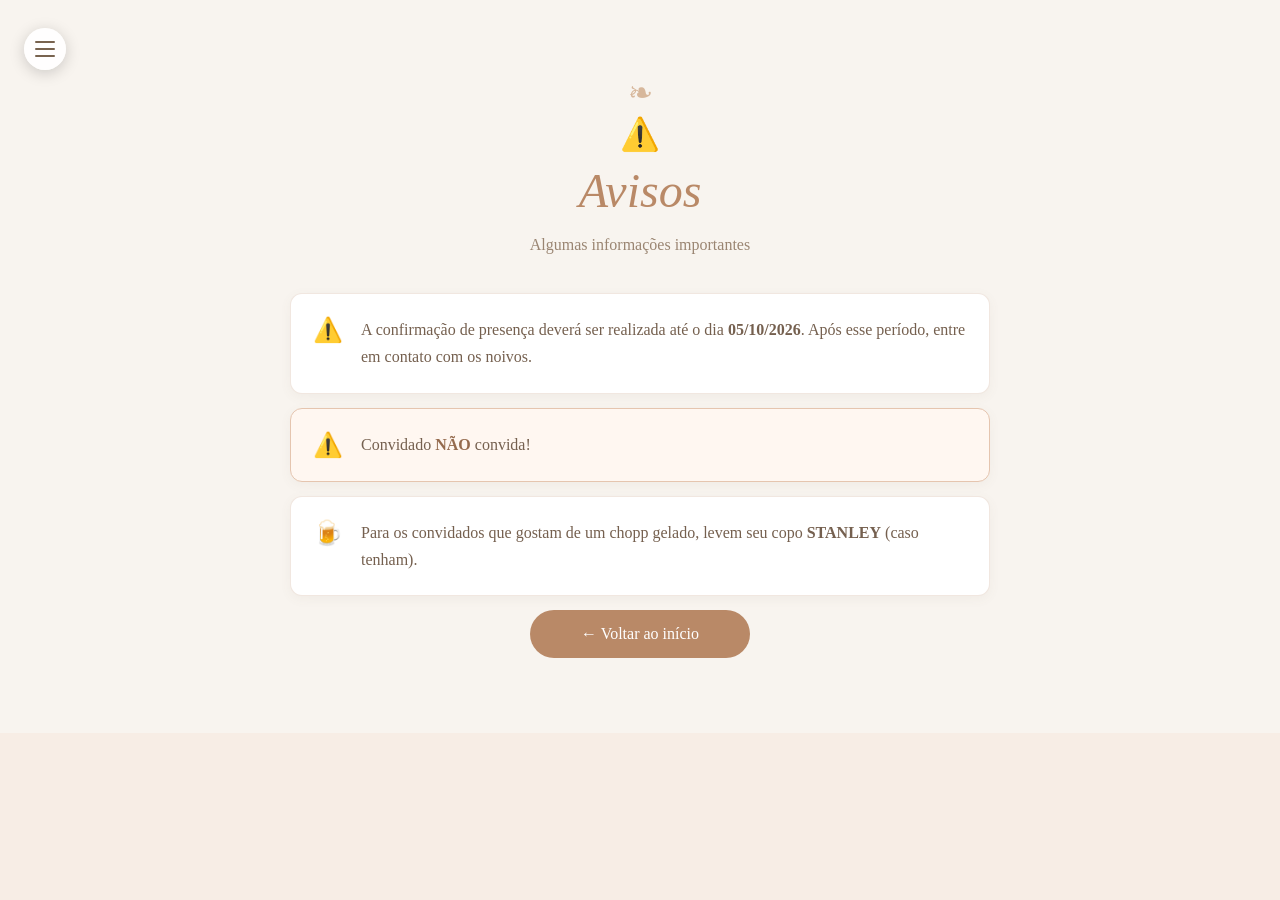
<file: avisos.html>
<!DOCTYPE html>

<html lang="pt-BR">

<head>
    <meta charset="UTF-8">

<meta
    name="viewport"
    content="width=device-width, initial-scale=1.0"
>

<meta
    name="description"
    content="Avisos do casamento de Aryana & Raul Filipe"
>

<title>
    Avisos | Aryana & Raul Filipe
</title>

<link
    rel="stylesheet"
    href="style.css"
>

<link
    rel="stylesheet"
    href="home.css"
>

</head>

<body>

<details class="menu-principal">

<summary
    class="botao-menu"
    aria-label="Abrir menu"
>
    <span></span>
    <span></span>
    <span></span>
</summary>

<nav
    class="menu-dropdown"
    aria-label="Menu principal"
>

    <a href="index.html">🏠 Início</a>

    <a href="confirmacao.html">❤️ Confirmar Presença</a>

    <a href="presentes.html">🎁 Lista de Presentes</a>

    <a href="localizacao.html">📍 Localização</a>

    <a href="dress-code.html">👗 Dress Code</a>

    <a href="roteiro.html">🕘 Roteiro</a>

    <a href="avisos.html">⚠️ Avisos</a>

</nav>

</details>

<main>

<section
    class="secao-informacao secao-bege"
>

    <div class="decoracao-titulo">
        ❧
    </div>

    <span class="icone-secao">
        ⚠️
    </span>

    <h2>
        Avisos
    </h2>

    <p class="subtitulo-secao">
        Algumas informações importantes
    </p>

    <div class="avisos-lista">

        <div class="aviso-card">

            <span>
                ⚠️
            </span>

            <p>
                A confirmação de presença deverá ser realizada
                até o dia
                <strong>05/10/2026</strong>.
                Após esse período, entre em contato com os noivos.
            </p>

        </div>

        <div class="aviso-card aviso-destaque">

            <span>
                ⚠️
            </span>

            <p>
                Convidado
                <strong>NÃO</strong>
                convida!
            </p>

        </div>
       
        <div class="aviso-card">

            <span> 
                🍺
            </span>

            <p>
                Para os convidados que gostam de um chopp gelado,
                levem seu copo <strong>STANLEY</strong>
                (caso tenham).
            </p>

        </div>

    </div>

    <a
        href="index.html"
        class="botao-casamento"
    >
        ← Voltar ao início
    </a>

</section>

</main>

</body>
</html>
</file>
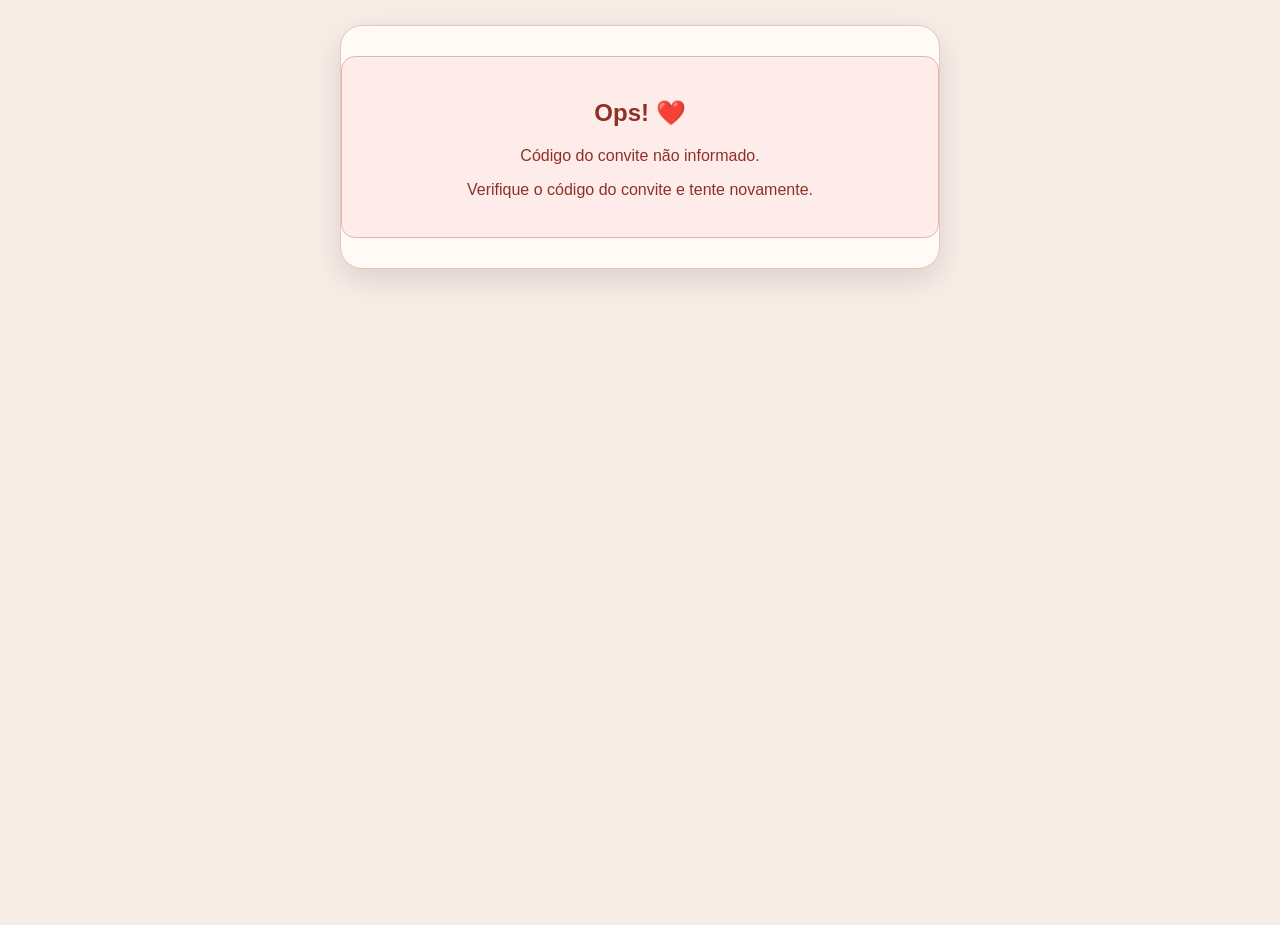
<file: convite.html>
<!DOCTYPE html>
<html lang="pt-BR">

<head>

    <meta charset="UTF-8">

    <meta
        name="viewport"
        content="width=device-width, initial-scale=1.0"
    >

    <title>
        Convite - Aryana & Raul Filipe
    </title>

    <style>

        :root {
            --terracota: #b85c38;
            --terracota-dark: #8f432d;
            --fundo: #f7ede7;
            --creme: #fffaf6;
            --borda: #e7c7b8;
        }


        * {
            box-sizing: border-box;
        }


        body {

            margin: 0;

            min-height: 100vh;

            background:
                var(--fundo);

            color:
                #5f3428;

            font-family:
                Arial,
                sans-serif;

        }


        .pagina-convite {

            width:
                min(92%, 600px);

            margin:
                25px auto 40px;

        }


        .convite {

            background:
                var(--creme);

            border:
                1px solid
                var(--borda);

            border-radius:
                22px;

            overflow:
                hidden;

            box-shadow:
                0 10px 30px
                rgba(0,0,0,.12);

        }


        .cabecalho {

            background:
                var(--terracota);

            color:
                white;

            text-align:
                center;

            padding:
                28px 20px;

        }


        .cabecalho h1 {

            margin:
                0 0 8px;

            font-family:
                Georgia,
                serif;

            font-size:
                1.8rem;

        }


        .cabecalho p {

            margin:
                4px 0;

            font-size:
                .9rem;

        }


        .foto {

            display:
                block;

            width:
                100%;

            height:
                300px;

            object-fit:
                cover;

        }


        .conteudo {

            padding:
                28px 22px;

            text-align:
                center;

        }


        .saudacao {

            font-family:
                Georgia,
                serif;

            color:
                var(--terracota-dark);

            font-size:
                1.5rem;

            margin:
                0 0 10px;

        }


        .mensagem {

            font-size:
                .95rem;

            line-height:
                1.6;

            margin:
                0 0 22px;

        }


        .codigo-area {

            background:
                #f6e6dd;

            border:
                1px solid
                var(--borda);

            border-radius:
                14px;

            padding:
                18px;

            margin:
                20px 0;

        }


        .codigo-label {

            display:
                block;

            margin-bottom:
                8px;

            font-size:
                .8rem;

            font-weight:
                700;

            color:
                var(--terracota-dark);

        }


        .codigo {

            display:
                inline-block;

            padding:
                10px 18px;

            background:
                white;

            border:
                1px solid
                var(--terracota);

            border-radius:
                9px;

            color:
                var(--terracota-dark);

            font-size:
                1.3rem;

            font-weight:
                800;

            letter-spacing:
                2px;

        }


        .informacao {

            margin:
                20px 0;

            font-size:
                .9rem;

            line-height:
                1.6;

        }


        .rodape {

            border-top:
                1px solid
                var(--borda);

            padding:
                20px;

            text-align:
                center;

            font-family:
                Georgia,
                serif;

            color:
                var(--terracota-dark);

        }


        .carregando {

            padding:
                40px 20px;

            text-align:
                center;

        }


        .erro {

            margin:
                30px auto;

            padding:
                22px;

            background:
                #fdecea;

            border:
                1px solid
                #e4b5ae;

            border-radius:
                14px;

            text-align:
                center;

            color:
                #8f3027;

        }


        @media (
            max-width: 600px
        ) {

            .pagina-convite {

                width:
                    calc(100% - 20px);

                margin:
                    10px auto 25px;

            }


            .cabecalho {

                padding:
                    22px 15px;

            }


            .cabecalho h1 {

                font-size:
                    1.5rem;

            }


            .foto {

                height:
                    230px;

            }


            .conteudo {

                padding:
                    24px 16px;

            }


            .codigo {

                font-size:
                    1.1rem;

            }

        }

    </style>

</head>


<body>


<main class="pagina-convite">

    <div
        id="app"
        class="convite"
    >

        <div class="carregando">

            Carregando seu convite... ❤️

        </div>

    </div>

</main>


<script type="module">

    /*
    ==========================================
    GOOGLE SHEETS
    ==========================================
    */

    const GOOGLE_SHEETS_URL =
        "https://script.google.com/macros/s/AKfycbwxoY3KVrIxOjRvZ8nWJOhwA3dWoK_OVnR3Wj893rZLONMIhIpE_TrOFaRLsmm41q1Q/exec";


    /*
    ==========================================
    ELEMENTO
    ==========================================
    */

    const app =
        document.getElementById(
            "app"
        );


    /*
    ==========================================
    PEGAR CÓDIGO DA URL
    ==========================================
    */

    const parametros =
        new URLSearchParams(
            window.location.search
        );


    const codigo =
        parametros.get(
            "codigo"
        );


    /*
    ==========================================
    ESCAPAR HTML
    ==========================================
    */

    function escaparHTML(
        texto
    ) {

        return String(
            texto ?? ""
        )

        .replace(
            /&/g,
            "&amp;"
        )

        .replace(
            /</g,
            "&lt;"
        )

        .replace(
            />/g,
            "&gt;"
        )

        .replace(
            /"/g,
            "&quot;"
        )

        .replace(
            /'/g,
            "&#039;"
        );

    }


    /*
    ==========================================
    CARREGAR CONVIDADO
    ==========================================
    */

    async function carregarConvite() {

        if (!codigo) {

            mostrarErro(
                "Código do convite não informado."
            );

            return;

        }


        try {

            console.log(
                "Buscando convite:",
                codigo
            );


            const resposta =
                await fetch(
                    GOOGLE_SHEETS_URL +
                    "?acao=listarConvidados",
                    {
                        method:
                            "GET",

                        cache:
                            "no-store"
                    }
                );


            if (!resposta.ok) {

                throw new Error(
                    "Erro HTTP " +
                    resposta.status
                );

            }


            const resultado =
                await resposta.json();


            console.log(
                "Convidados recebidos:",
                resultado
            );


            if (
                !resultado ||
                resultado.sucesso !== true
            ) {

                throw new Error(
                    resultado?.erro ||
                    resultado?.mensagem ||
                    "Não foi possível consultar os convidados."
                );

            }


            const convidados =
                Array.isArray(
                    resultado.convidados
                )
                    ? resultado.convidados
                    : [];


            const convidado =
                convidados.find(
                    function (item) {

                        return String(
                            item.codigo || ""
                        ).trim() ===
                        String(
                            codigo
                        ).trim();

                    }
                );


            if (!convidado) {

                mostrarErro(
                    "Não encontramos um convidado com este código."
                );

                return;

            }


            mostrarConvite(
                convidado
            );


        } catch (erro) {

            console.error(
                "Erro ao carregar convite:",
                erro
            );


            mostrarErro(
                "Não foi possível carregar seu convite."
            );

        }

    }


    /*
    ==========================================
    MOSTRAR CONVITE
    ==========================================
    */

    function mostrarConvite(
        convidado
    ) {

        const nome =
            escaparHTML(
                convidado.nome
            );


        const codigoConvidado =
            escaparHTML(
                convidado.codigo
            );


        app.innerHTML = `

            <header class="cabecalho">

                <h1>
                    Aryana & Raul Filipe
                </h1>

                <p>
                    Nosso casamento
                </p>

                <p>
                    11 de Outubro de 2026 às 09:00
                </p>

            </header>


            <img
                src="casal.jpg"
                class="foto"
                alt="Aryana e Raul Filipe"
                onerror="this.style.display='none';"
            >


            <section class="conteudo">

                <h2 class="saudacao">

                    Olá, ${nome}! ❤️

                </h2>


                <p class="mensagem">

                    Sua presença no nosso casamento
                    foi confirmada com sucesso!

                    <br><br>

                    Estamos muito felizes em poder
                    celebrar esse momento especial
                    ao seu lado.

                </p>


                <div class="codigo-area">

                    <span class="codigo-label">

                        SEU CÓDIGO DO CONVITE

                    </span>


                    <span class="codigo">

                        ${codigoConvidado}

                    </span>

                </div>


                <p class="informacao">

                    Guarde este código.
                    Ele identifica individualmente
                    o seu convite.

                </p>

            </section>


            <footer class="rodape">

                Com carinho,<br>

                <strong>
                    Aryana & Raul Filipe
                </strong>

                <br><br>

                ❤️

            </footer>

        `;

    }


    /*
    ==========================================
    ERRO
    ==========================================
    */

    function mostrarErro(
        mensagem
    ) {

        app.innerHTML = `

            <div class="erro">

                <h2>
                    Ops! ❤️
                </h2>

                <p>
                    ${escaparHTML(
                        mensagem
                    )}
                </p>

                <p>
                    Verifique o código do convite
                    e tente novamente.
                </p>

            </div>

        `;

    }


    /*
    ==========================================
    INICIAR
    ==========================================
    */

    carregarConvite();

</script>


</body>

</html>
</file>
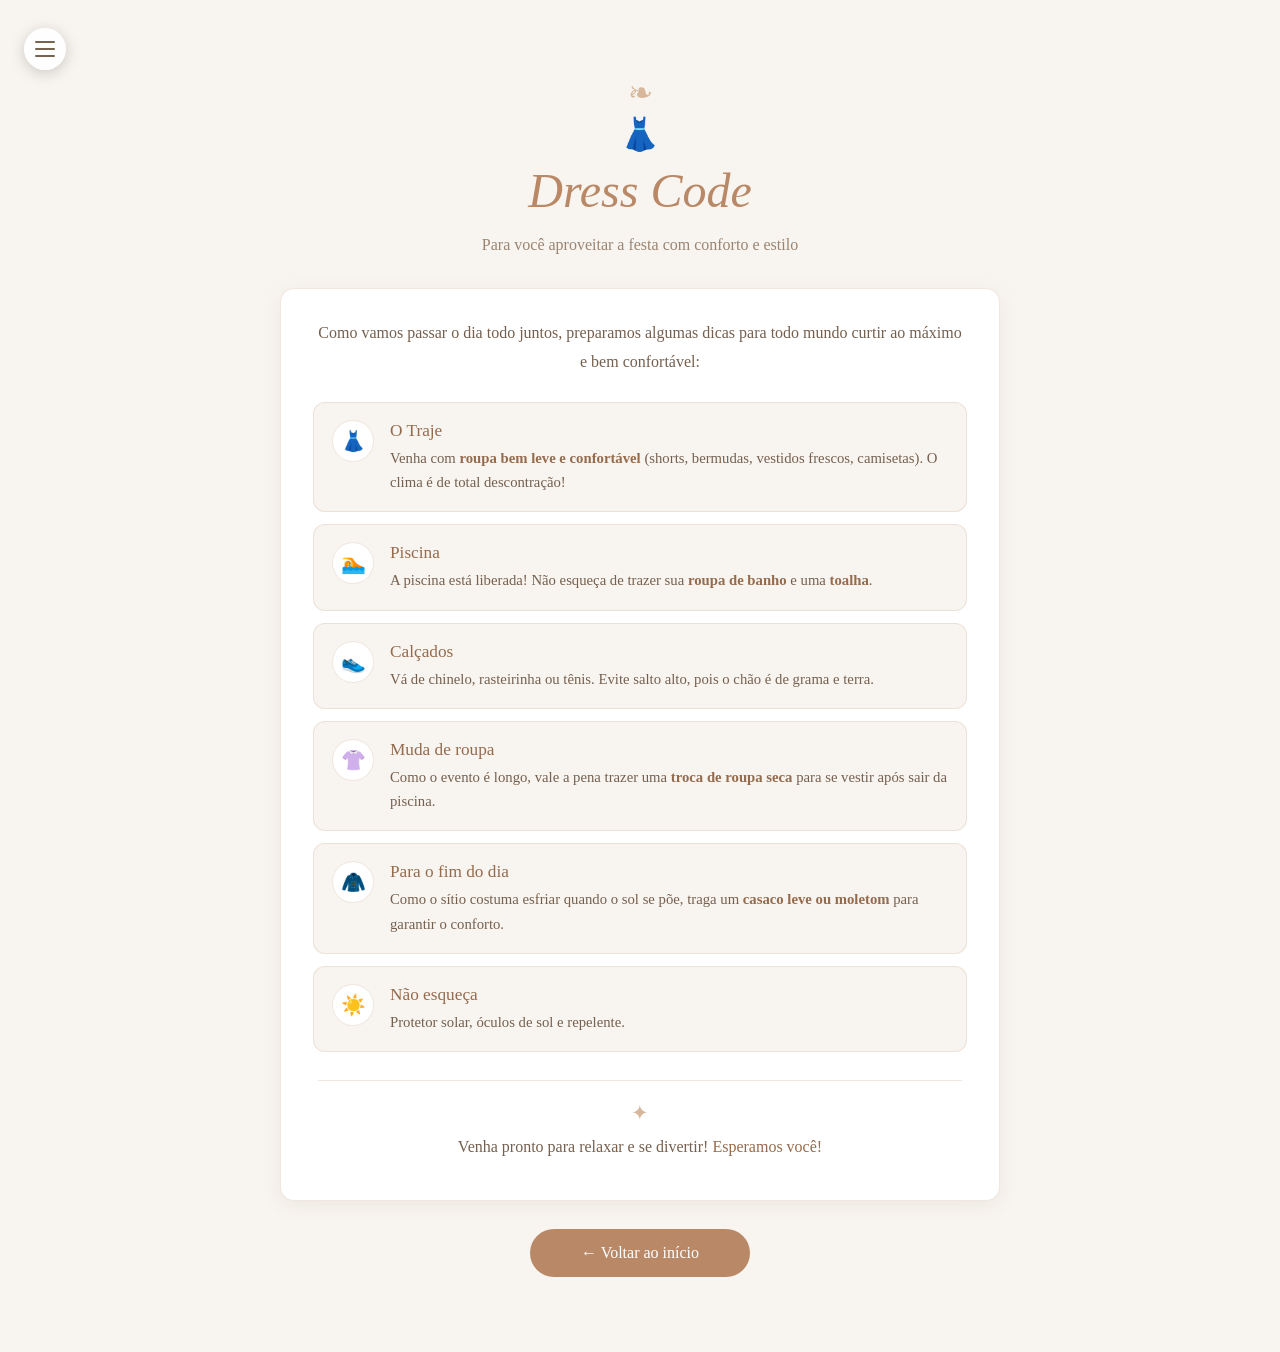
<file: dress-code.html>
<!DOCTYPE html>
<html lang="pt-BR">

<head>
    <meta charset="UTF-8">

    <meta
        name="viewport"
        content="width=device-width, initial-scale=1.0"
    >

    <meta
        name="description"
        content="Dress Code do casamento de Aryana & Raul Filipe"
    >

    <title>
        Dress Code | Aryana & Raul Filipe
    </title>

    <link
        rel="stylesheet"
        href="style.css"
    >

    <link
        rel="stylesheet"
        href="home.css"
    >
</head>

<body>

<details class="menu-principal">

    <summary
        class="botao-menu"
        aria-label="Abrir menu"
    >
        <span></span>
        <span></span>
        <span></span>
    </summary>

    <nav
        class="menu-dropdown"
        aria-label="Menu principal"
    >

        <a href="index.html">🏠 Início</a>

        <a href="confirmacao.html">❤️ Confirmar Presença</a>

        <a href="presentes.html">🎁 Lista de Presentes</a>

        <a href="localizacao.html">📍 Localização</a>


        <a href="dress-code.html">👗 Dress Code</a>

        <a href="roteiro.html">🕘 Roteiro</a>

        <a href="avisos.html">⚠️ Avisos</a>

    </nav>

</details>


<main>

    <section
        class="secao-informacao secao-bege"
    >

        <div class="decoracao-titulo">
            ❧
        </div>

        <span class="icone-secao">
            👗
        </span>

        <h2>
            Dress Code
        </h2>

        <p class="subtitulo-secao">
            Para você aproveitar a festa com conforto e estilo
        </p>

        <div class="card-informacao dress-code-card">

<p class="dress-code-introducao">
    Como vamos passar o dia todo juntos, preparamos algumas dicas
    para todo mundo curtir ao máximo e bem confortável:
</p>

<div class="dress-code-lista">

    <div class="dress-code-item">

        <span class="dress-code-icone">👗</span>

        <div>
            <h3>O Traje</h3>

            <p>
                Venha com <strong>roupa bem leve e confortável</strong>
                (shorts, bermudas, vestidos frescos, camisetas).
                O clima é de total descontração!
            </p>
        </div>

    </div>


    <div class="dress-code-item">

        <span class="dress-code-icone">🏊</span>

        <div>
            <h3>Piscina</h3>

            <p>
                A piscina está liberada! Não esqueça de trazer sua
                <strong>roupa de banho</strong> e uma
                <strong>toalha</strong>.
            </p>
        </div>

    </div>


    <div class="dress-code-item">

        <span class="dress-code-icone">👟</span>

        <div>
            <h3>Calçados</h3>

            <p>
                Vá de chinelo, rasteirinha ou tênis.
                Evite salto alto, pois o chão é de grama e terra.
            </p>
        </div>

    </div>


    <div class="dress-code-item">

        <span class="dress-code-icone">👚</span>

        <div>
            <h3>Muda de roupa</h3>

            <p>
                Como o evento é longo, vale a pena trazer uma
                <strong>troca de roupa seca</strong> para se vestir
                após sair da piscina.
            </p>
        </div>

    </div>


    <div class="dress-code-item">

        <span class="dress-code-icone">🧥</span>

        <div>
            <h3>Para o fim do dia</h3>

            <p>
                Como o sítio costuma esfriar quando o sol se põe,
                traga um <strong>casaco leve ou moletom</strong>
                para garantir o conforto.
            </p>
        </div>

    </div>


    <div class="dress-code-item">

        <span class="dress-code-icone">☀️</span>

        <div>
            <h3>Não esqueça</h3>

            <p>
                Protetor solar, óculos de sol e repelente.
            </p>
        </div>

    </div>

</div>


<div class="dress-code-final">

    <span>✦</span>

    <p>
        Venha pronto para relaxar e se divertir!
        <strong>Esperamos você!</strong>
    </p>

</div>

</div>

        <a
            href="index.html"
            class="botao-casamento"
        >
            ← Voltar ao início
        </a>

    </section>

</main>

</body>
</html>
</file>
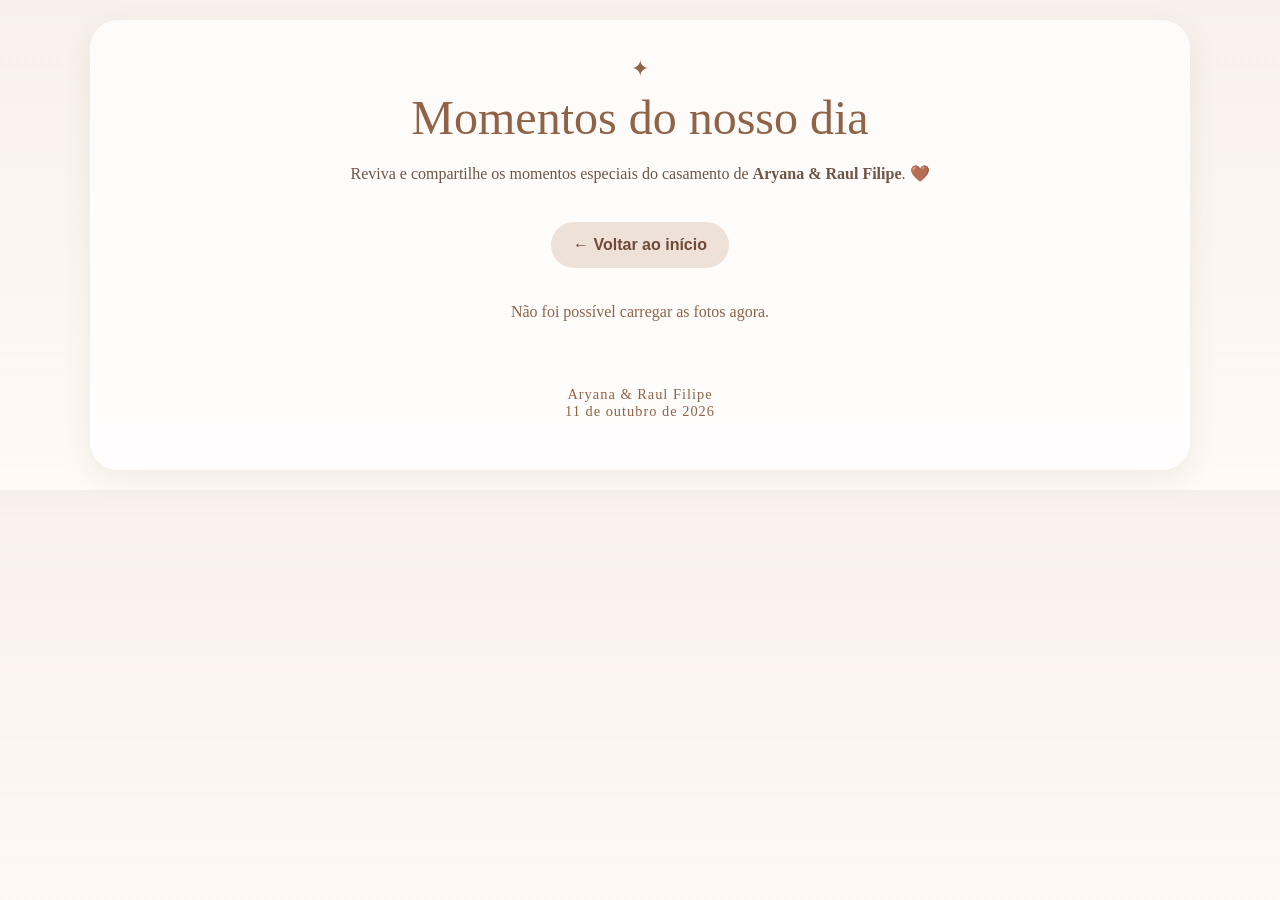
<file: galeria.html>
<!DOCTYPE html>
<html lang="pt-BR">

<head>

    <meta charset="UTF-8">

    <meta
        name="viewport"
        content="width=device-width, initial-scale=1.0"
    >

    <meta
        name="description"
        content="Galeria de fotos do casamento de Aryana & Raul Filipe"
    >

    <title>
        Aryana & Raul Filipe | Galeria de Fotos
    </title>

    <link
        rel="icon"
        type="image/jpeg"
        href="casal.jpg"
    >

    <style>

        :root {
            --terracota: #916346;
            --terracota-escuro: #6f4a36;
            --fundo: #f8f1eb;
            --fundo-card: #fffaf6;
            --texto: #6f5545;
        }

        * {
            box-sizing: border-box;
        }

        body {
            margin: 0;
            padding: 20px;

            background:
                linear-gradient(
                    180deg,
                    #f8f1eb 0%,
                    #fffaf6 100%
                );

            color: var(--texto);

            font-family:
                Arial,
                Helvetica,
                sans-serif;
        }

        .pagina {
            width: min(1100px, 94%);
            margin: 0 auto;
            padding: 35px 25px 50px;

            text-align: center;

            background: rgba(255,255,255,.78);

            border-radius: 28px;

            box-shadow:
                0 8px 30px rgba(80,50,30,.08);
        }

        .flor {
            color: var(--terracota);
            font-size: 1.4rem;
            margin-bottom: 8px;
        }

        h1 {
            margin: 0;

            color: var(--terracota);

            font-family:
                Georgia,
                "Times New Roman",
                serif;

            font-size:
                clamp(2rem, 5vw, 3rem);

            font-weight: normal;
        }

        .subtitulo {
            max-width: 680px;
            margin: 15px auto 35px;

            color: var(--texto);

            font-family:
                Georgia,
                "Times New Roman",
                serif;

            line-height: 1.7;
        }

        .acoes {
            display: flex;
            flex-wrap: wrap;

            justify-content: center;

            gap: 12px;

            margin-bottom: 35px;
        }

        .botao {
            display: inline-flex;

            align-items: center;
            justify-content: center;

            min-height: 46px;

            padding: 12px 22px;

            border: none;
            border-radius: 25px;

            background: var(--terracota);

            color: white;

            text-decoration: none;

            font-weight: bold;

            cursor: pointer;

            transition:
                transform .2s ease,
                opacity .2s ease;
        }

        .botao:hover {
            transform: translateY(-2px);
            opacity: .9;
        }

        .botao-secundario {
            background: #eee1d7;
            color: var(--terracota-escuro);
        }

        .status {
            margin: 20px 0;

            color: var(--terracota);

            font-family:
                Georgia,
                "Times New Roman",
                serif;
        }

        .grade {
            display: grid;

            grid-template-columns:
                repeat(4, 1fr);

            gap: 14px;
        }

        .item {
            position: relative;

            aspect-ratio: 1 / 1;

            overflow: hidden;

            border-radius: 14px;

            background: #eee4dc;

            box-shadow:
                0 4px 14px rgba(0,0,0,.12);

            cursor: pointer;
        }

        .item img {
            display: block;

            width: 100%;
            height: 100%;

            object-fit: cover;

            transition:
                transform .3s ease;
        }

        .item:hover img {
            transform: scale(1.05);
        }

        .rodape {
            margin-top: 45px;

            color: var(--terracota);

            font-family:
                Georgia,
                "Times New Roman",
                serif;

            font-size: .9rem;

            letter-spacing: 1px;
        }

        @media (max-width: 700px) {

            body {
                padding: 10px;
            }

            .pagina {
                width: 96%;
                padding: 30px 15px 40px;
                border-radius: 22px;
            }

            .grade {
                grid-template-columns:
                    repeat(2, 1fr);

                gap: 9px;
            }

        }

    </style>

</head>

<body>

<main class="pagina">

    <div class="flor">
        ✦
    </div>

    <h1>
        Momentos do nosso dia
    </h1>

    <p class="subtitulo">
        Reviva e compartilhe os momentos especiais
        do casamento de
        <strong>Aryana & Raul Filipe</strong>. 🤎
    </p>

    <div class="acoes">

        <a
            href="index.html"
            class="botao botao-secundario"
        >
            ← Voltar ao início
        </a>

    </div>

    <div
        id="statusGaleria"
        class="status"
    >
        Carregando fotos...
    </div>

    <div
        id="gradeGaleria"
        class="grade"
    ></div>

    <div class="rodape">
        Aryana & Raul Filipe
        <br>
        11 de outubro de 2026
    </div>

</main>

<script>

const CLOUDINARY_CLOUD_NAME = "jityftn1";

const CLOUDINARY_PASTA =
    "casamento-aryana-raul-filipe";

async function carregarGaleria() {

    const status =
        document.getElementById(
            "statusGaleria"
        );

    const grade =
        document.getElementById(
            "gradeGaleria"
        );

    try {

        const resposta =
            await fetch(
                `https://res.cloudinary.com/${CLOUDINARY_CLOUD_NAME}/image/list/${CLOUDINARY_PASTA}.json?${Date.now()}`
            );

        if (!resposta.ok) {
            throw new Error(
                "Falha ao consultar o Cloudinary."
            );
        }

        const dados =
            await resposta.json();

        grade.innerHTML = "";

        if (
            !dados.resources ||
            !dados.resources.length
        ) {

            status.textContent =
                "Ainda não temos fotos compartilhadas. 🤎";

            return;
        }

        dados.resources
            .slice()
            .reverse()
            .forEach((foto) => {

                const item =
                    document.createElement(
                        "div"
                    );

                item.className = "item";

                const imagem =
                    document.createElement(
                        "img"
                    );

                const versao =
                    foto.version
                        ? `v${foto.version}/`
                        : "";

                const urlImagem =
                    `https://res.cloudinary.com/${CLOUDINARY_CLOUD_NAME}/image/upload/${versao}${foto.public_id}`;

                imagem.src =
                    urlImagem;

                imagem.loading =
                    "lazy";

                imagem.alt =
                    "Foto do casamento de Aryana & Raul Filipe";

                imagem.onerror =
                    function () {

                        item.style.display =
                            "none";

                    };

                imagem.addEventListener(
                    "click",
                    () => {

                        window.open(
                            urlImagem,
                            "_blank"
                        );

                    }
                );

                item.appendChild(
                    imagem
                );

                grade.appendChild(
                    item
                );

            });

        status.textContent =
            `${dados.resources.length} foto(s) compartilhada(s) 🤎`;

    } catch (erro) {

        console.error(
            "Erro ao carregar galeria:",
            erro
        );

        status.textContent =
            "Não foi possível carregar as fotos agora.";

    }

}

carregarGaleria();

</script>

</body>

</html>
</file>
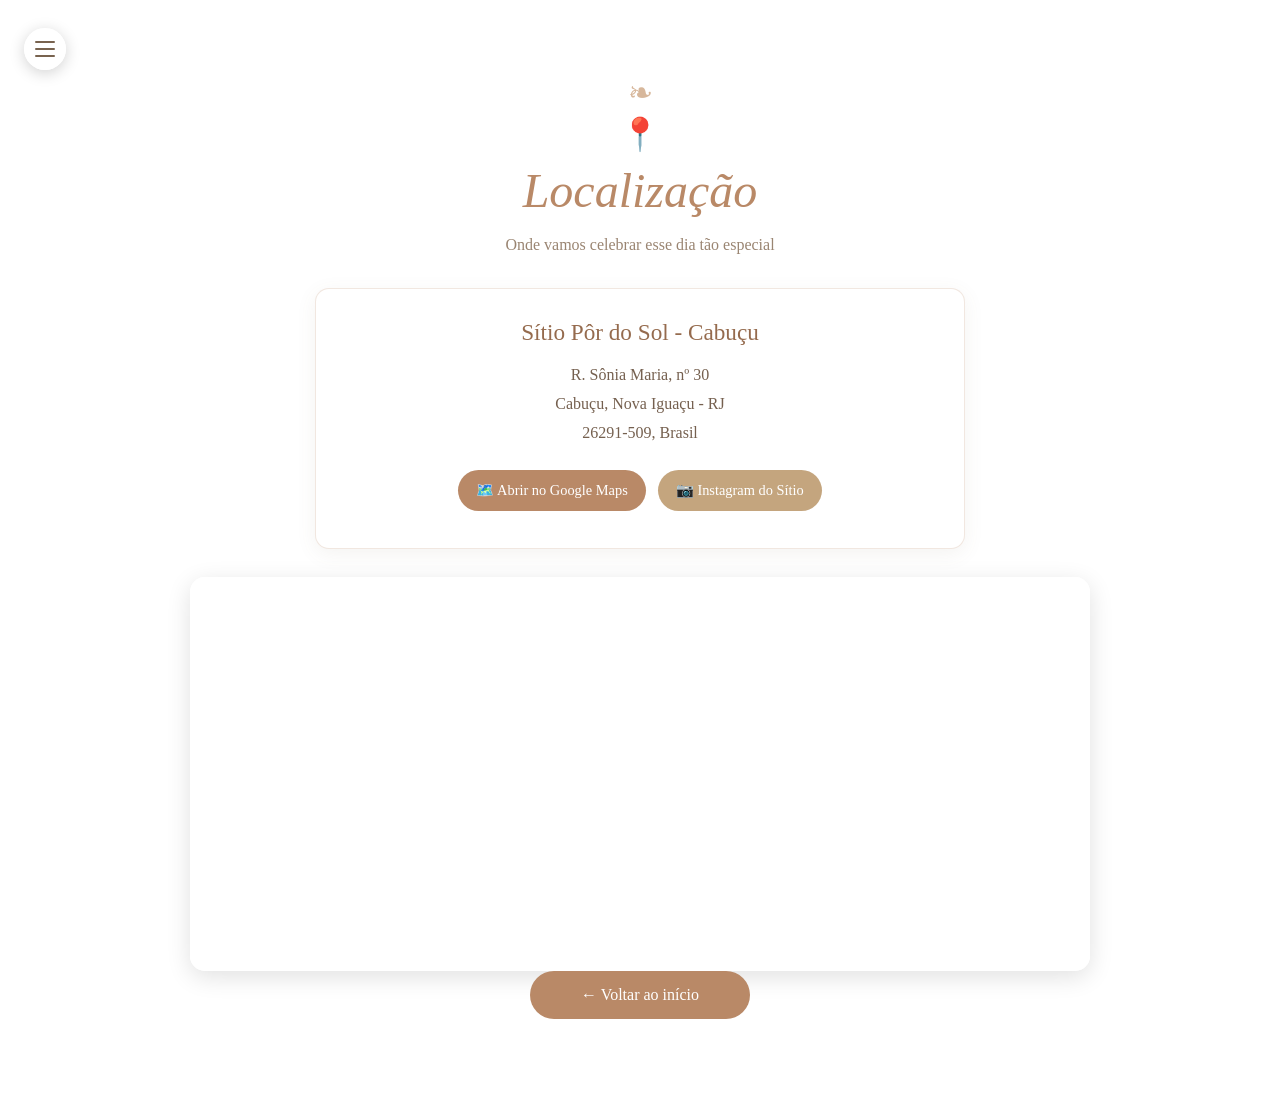
<file: localizacao.html>
<!DOCTYPE html>
<html lang="pt-BR">

<head>
    <meta charset="UTF-8">

    <meta
        name="viewport"
        content="width=device-width, initial-scale=1.0"
    >

    <meta
        name="description"
        content="Localização do casamento de Aryana & Raul Filipe"
    >

    <title>
        Localização | Aryana & Raul Filipe
    </title>

    <link
        rel="stylesheet"
        href="style.css"
    >

    <link
        rel="stylesheet"
        href="home.css"
    >
</head>

<body>

<details class="menu-principal">

    <summary
        class="botao-menu"
        aria-label="Abrir menu"
    >
        <span></span>
        <span></span>
        <span></span>
    </summary>

    <nav
        class="menu-dropdown"
        aria-label="Menu principal"
    >

        <a href="index.html">
            🏠 Início
        </a>

        <a href="confirmacao.html">
            ❤️ Confirmar Presença
        </a>

        <a href="presentes.html">
            🎁 Lista de Presentes
        </a>

        <a href="localizacao.html">
            📍 Localização
        </a>


        <a href="dress-code.html">
            👗 Dress Code
        </a>

        <a href="roteiro.html">
            🕘 Roteiro
        </a>

        <a href="avisos.html">
            ⚠️ Avisos
        </a>

    </nav>

</details>


<main>

    <section
        class="secao-informacao"
    >

        <div class="decoracao-titulo">
            ❧
        </div>

        <span class="icone-secao">
            📍
        </span>

        <h2>
            Localização
        </h2>

        <p class="subtitulo-secao">
            Onde vamos celebrar esse dia tão especial
        </p>

        <div class="card-informacao">

            <h3>
                Sítio Pôr do Sol - Cabuçu
            </h3>

            <p>
                R. Sônia Maria, nº 30
                <br>
                Cabuçu, Nova Iguaçu - RJ
                <br>
                26291-509, Brasil
            </p>

            <a
                href="https://www.google.com/maps/search/?api=1&query=R.%20S%C3%B4nia%20Maria%2C%2030%20-%20Cabu%C3%A7u%2C%20Nova%20Igua%C3%A7u%20-%20RJ%2C%2026291-509"
                target="_blank"
                rel="noopener noreferrer"
                class="botao-informacao"
            >
                🗺️ Abrir no Google Maps
            </a>

            <a
                href="https://www.instagram.com/sitiopordosol_cabucu?r=nametag"
                target="_blank"
                rel="noopener noreferrer"
                class="botao-informacao botao-instagram"
            >
                📷 Instagram do Sítio
            </a>

        </div>

        <div class="mapa-container">

            <iframe
                src="https://www.google.com/maps?q=R.%20S%C3%B4nia%20Maria%2C%2030%20-%20Cabu%C3%A7u%2C%20Nova%20Igua%C3%A7u%20-%20RJ%2C%2026291-509&output=embed"
                width="100%"
                height="380"
                style="border:0;"
                allowfullscreen=""
                loading="lazy"
                referrerpolicy="no-referrer-when-downgrade"
                title="Mapa do local do casamento"
            ></iframe>

        </div>

        <a
            href="index.html"
            class="botao-casamento"
        >
            ← Voltar ao início
        </a>

    </section>

</main>

</body>
</html>
</file>
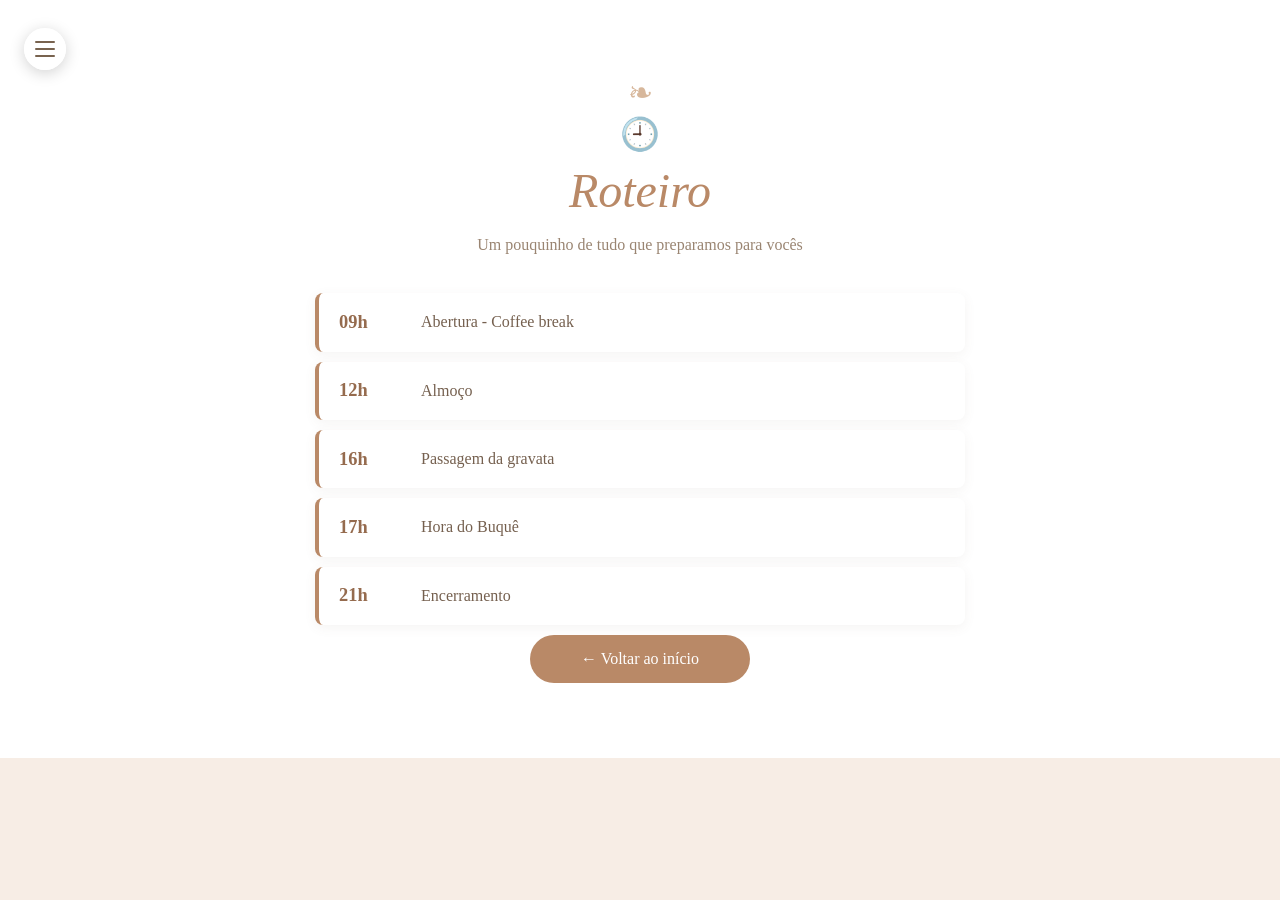
<file: roteiro.html>
<!DOCTYPE html>
<html lang="pt-BR">

<head>
    <meta charset="UTF-8">

    <meta
        name="viewport"
        content="width=device-width, initial-scale=1.0"
    >

    <meta
        name="description"
        content="Roteiro do casamento de Aryana & Raul Filipe"
    >

    <title>
        Roteiro | Aryana & Raul Filipe
    </title>

    <link
        rel="stylesheet"
        href="style.css"
    >

    <link
        rel="stylesheet"
        href="home.css"
    >
</head>

<body>

<details class="menu-principal">

    <summary
        class="botao-menu"
        aria-label="Abrir menu"
    >
        <span></span>
        <span></span>
        <span></span>
    </summary>

    <nav
        class="menu-dropdown"
        aria-label="Menu principal"
    >

        <a href="index.html">🏠 Início</a>

        <a href="confirmacao.html">❤️ Confirmar Presença</a>

        <a href="presentes.html">🎁 Lista de Presentes</a>

        <a href="localizacao.html">📍 Localização</a>

        <a href="dress-code.html">👗 Dress Code</a>

        <a href="roteiro.html">🕘 Roteiro</a>

        <a href="avisos.html">⚠️ Avisos</a>

    </nav>

</details>


<main>

    <section
        class="secao-informacao"
    >

        <div class="decoracao-titulo">
            ❧
        </div>

        <span class="icone-secao">
            🕘
        </span>

        <h2>
            Roteiro
        </h2>

        <p class="subtitulo-secao">
            Um pouquinho de tudo que preparamos para vocês
        </p>

        <div class="roteiro-lista">

            <div class="roteiro-item">
                <strong>09h</strong>
                <span>Abertura - Coffee break</span>
            </div>

            <div class="roteiro-item">
                <strong>12h</strong>
                <span>Almoço</span>
            </div>

            <div class="roteiro-item">
                <strong>16h</strong>
                <span>Passagem da gravata</span>
            </div>

            <div class="roteiro-item">
                <strong>17h</strong>
                <span>Hora do Buquê</span>
            </div>

            <div class="roteiro-item">
                <strong>21h</strong>
                <span>Encerramento</span>
            </div>

        </div>

        <a
            href="index.html"
            class="botao-casamento"
        >
            ← Voltar ao início
        </a>

    </section>

</main>

</body>
</html>
</file>
<file: style.css>
*{
    margin:0;
    padding:0;
    box-sizing:border-box;
}


body{

    font-family:
    'Georgia',
    serif;

    background:#f7ede5;

    color:#5b3026;

}


.topo{

    text-align:center;

    padding:30px;

    background:#b85c38;

    color:white;

}


.topo h1{

    font-size:42px;

}



.hero{

    text-align:center;

    padding:40px 20px;

}



.foto-casal{

    width:300px;

    height:300px;

    object-fit:cover;

    border-radius:50%;

    border:8px solid #d49a6a;

    box-shadow:
    0 5px 20px rgba(0,0,0,.2);

}



.hero h2{

    margin:30px auto;

    max-width:600px;

    font-weight:normal;

}



#contador{

    display:flex;

    justify-content:center;

    gap:15px;

    margin:30px;

}



#contador div{

    background:#b85c38;

    color:white;

    padding:15px;

    border-radius:15px;

    min-width:80px;

}



#contador span{

    display:block;

    font-size:30px;

    font-weight:bold;

}



#contador small{

    font-size:14px;

}



.botoes a{

    display:inline-block;

    margin:10px;

    padding:15px 25px;

    background:#8f3f27;

    color:white;

    text-decoration:none;

    border-radius:30px;

}



.botoes a:hover{

    background:#6f2d1d;

}



footer{

    text-align:center;

    padding:30px;

    background:#b85c38;

    color:white;

}



/* CELULAR */


@media(max-width:600px){


.topo h1{

font-size:30px;

}


.foto-casal{

width:220px;

height:220px;

}


#contador{

flex-wrap:wrap;

}


}

.modal {
    display: none;
    position: fixed;
    z-index: 999;
    left: 0;
    top: 0;
    width: 100%;
    height: 100%;
    background: rgba(0,0,0,0.5);

    justify-content:center;
    align-items:center;
}


.modal-content {

    background:white;

    padding:30px;

    width:90%;

    max-width:450px;

    border-radius:15px;

    text-align:center;

}



.modal-content input,
.modal-content textarea {

    width:100%;

    padding:10px;

    margin:8px 0 15px;

    border-radius:5px;

    border:1px solid #ccc;

}



.modal-content button {

    padding:10px 20px;

    border:none;

    border-radius:8px;

    cursor:pointer;

}



.fechar {

    float:right;

    cursor:pointer;

    font-size:25px;

}

/* ==================================================
   MENU FOTOS
================================================== */

.menu-fotos {
    display: none;
    padding: 0;
}

.menu-fotos-titulo {
    display: block;

    padding:
        10px 18px;

    color:
        var(--terracota-escuro);

    font-weight:
        600;

    cursor:
        default;
}

.menu-fotos a {
    display: block;

    padding:
        9px 18px 9px 38px;

    text-decoration:
        none;

    color:
        inherit;

    font-size:
        .92rem;
}

.menu-fotos a:hover {
    background:
        rgba(145, 99, 70, .08);
}
</file>
<file: home.css>
/* ==================================================
   PÁGINA PRINCIPAL
   ARYANA & RAUL FILIPE
   NOVO LAYOUT
================================================== */


:root {

    --terracota: #b98967;
    --terracota-escuro: #956b4e;
    --terracota-claro: #d7b79b;

    --bege: #eee2d3;
    --bege-claro: #f8f4ef;

    --texto: #75604f;
    --texto-claro: #9a8572;

    --dourado: #c4a57e;

    --branco: #ffffff;

}


/* ==================================================
   MENU
================================================== */

.menu-principal {

    position: absolute;

    top: 28px;
    left: 24px;

    z-index: 3000;

}


.botao-menu {

    width: 42px;
    height: 42px;

    display: flex;

    flex-direction: column;

    justify-content: center;

    align-items: center;

    gap: 5px;

    background:
        rgba(255,255,255,.94);

    border-radius: 50%;

    cursor: pointer;

    list-style: none;

    box-shadow:
        0 3px 15px rgba(0,0,0,.18);

}


.botao-menu::-webkit-details-marker {

    display: none;

}


.botao-menu span {

    width: 20px;
    height: 2px;

    background:
        #78634f;

    border-radius: 2px;

}


.menu-dropdown {

    position: absolute;

    top: 53px;
    left: 0;

    width: 250px;

    padding: 12px;

    background:
        rgba(255,255,255,.98);

    border:
        1px solid rgba(185,137,103,.22);

    border-radius: 14px;

    box-shadow:
        0 10px 35px rgba(0,0,0,.20);

}


.menu-dropdown a {

    display: block;

    padding: 12px 14px;

    color:
        var(--texto);

    text-decoration: none;

    font-family:
        Georgia,
        serif;

    border-radius: 9px;

    transition:
        .2s ease;

}


.menu-dropdown a:hover {

    background:
        var(--bege);

    color:
        var(--terracota-escuro);

    transform:
        translateX(3px);

}


/* ==================================================
   BOTÕES DO CABEÇALHO
   CONFIRMAÇÃO | PRESENTES | LOCALIZAÇÃO
================================================== */

.acoes-cabecalho {

    position: absolute;

    top: 24px;
    right: 24px;

    z-index: 2500;

    display: flex;

    align-items: center;

    justify-content: flex-end;

    gap: 8px;

}


/* ==================================================
   BOTÕES
================================================== */

.botao-header {

    display: inline-flex;

    align-items: center;

    justify-content: center;

    min-height: 40px;

    padding: 9px 15px;

    border-radius: 30px;

    text-decoration: none;

    white-space: nowrap;

    font-family:
        Georgia,
        serif;

    font-size:
        .82rem;

    line-height:
        1;

    color:
        #ffffff;

    background:
        rgba(145,99,70,.90);

    border:
        1px solid rgba(255,255,255,.55);

    box-shadow:
        0 3px 15px rgba(0,0,0,.18);

    backdrop-filter:
        blur(5px);

    -webkit-backdrop-filter:
        blur(5px);

    transition:
        background .2s ease,
        transform .2s ease,
        box-shadow .2s ease;

}


/* ==================================================
   HOVER
================================================== */

.botao-header:hover {

    background:
        var(--terracota);

    transform:
        translateY(-2px);

    box-shadow:
        0 5px 18px rgba(0,0,0,.22);

}


/* ==================================================
   CONFIRMAR PRESENÇA
================================================== */

.botao-confirmacao-header {

    background:
        rgba(145,99,70,.90);

}


/* ==================================================
   LISTA DE PRESENTES
================================================== */

.botao-presentes-header {

    background:
        rgba(196,165,126,.92);

}


/* ==================================================
   LOCALIZAÇÃO
================================================== */

.botao-localizacao-header {

    background:
        rgba(117,96,79,.92);

}


.botao-localizacao-header:hover {

    background:
        var(--terracota-escuro);

}


/* ==================================================
   CONFIRMAÇÃO ENCERRADA
================================================== */

.botao-confirmacao-header.expirado {

    background:
        rgba(110,88,75,.92);

    cursor:
        default;

    opacity:
        .9;

}


/* ==================================================
   TABLET
================================================== */

@media (max-width: 900px) {

    .acoes-cabecalho {

        top:
            18px;

        right:
            15px;

        left:
            70px;

        justify-content:
            flex-end;

        gap:
            6px;

    }


    .botao-header {

        min-height:
            36px;

        padding:
            8px 11px;

        font-size:
            .72rem;

    }

}


/* ==================================================
   CELULAR
================================================== */

@media (max-width: 600px) {

    .acoes-cabecalho {

        top:
            16px;

        right:
            10px;

        left:
            66px;

        display:
            flex;

        flex-wrap:
            nowrap;

        gap:
            4px;

    }


    .botao-header {

        min-width:
            0;

        min-height:
            34px;

        padding:
            7px 8px;

        font-size:
            .62rem;

        letter-spacing:
            -.1px;

        border-radius:
            22px;

    }

}


/* ==================================================
   CELULARES MUITO PEQUENOS
================================================== */

@media (max-width: 400px) {

    .acoes-cabecalho {

        left:
            63px;

        right:
            7px;

        gap:
            3px;

    }


    .botao-header {

        padding:
            6px 6px;

        font-size:
            .56rem;

    }

}

/* ==================================================
   CAPA
================================================== */

.capa-casamento {

    position:
        relative;

    width:
        100%;

    height:
        min(72vh, 720px);

    min-height:
        540px;

    overflow:
        hidden;

}


.foto-capa {

    position:
        absolute;

    inset:
        0;

    width:
        100%;

    height:
        100%;

    object-fit:
        cover;

    object-position:
        center center;

}


.capa-sombra {

    position:
        absolute;

    inset:
        0;

    background:
        linear-gradient(
            to bottom,
            rgba(0,0,0,.08),
            rgba(0,0,0,.18) 45%,
            rgba(0,0,0,.72) 100%
        );

}


.capa-conteudo {

    position:
        absolute;

    left:
        6%;

    bottom:
        60px;

    color:
        white;

    text-align:
        left;

}


.capa-conteudo h1 {

    margin:
        0;

    font-family:
        Georgia,
        serif;

    font-size:
        clamp(
            2.4rem,
            6vw,
            5rem
        );

    font-weight:
        normal;

    letter-spacing:
        7px;

    line-height:
        1.05;

    text-shadow:
        0 2px 12px rgba(0,0,0,.55);

}


.nome-linha {

    display:
        block;

}


.nome-e {

    display:
        block;

    margin:
        4px 0;

    font-size:
        .70em;

    letter-spacing:
        4px;

}


.capa-conteudo p {

    margin:
        20px 0 0;

    font-size:
        clamp(
            .9rem,
            2vw,
            1.35rem
        );

    letter-spacing:
        5px;

    text-shadow:
        0 2px 8px rgba(0,0,0,.55);

}


.capa-conteudo .horario-capa {

    margin-top:
        7px;

    font-size:
        .9rem;

    letter-spacing:
        4px;

}


/* ==================================================
   INTRODUÇÃO
================================================== */

.historia-casamento {

    position:
        relative;

    overflow:
        hidden;

    background:
        var(--branco);

    text-align:
        center;

    padding:
        72px 25px 78px;

}


.pequeno-titulo {

    margin:
        0 0 8px;

    color:
        var(--terracota-claro);

    font-size:
        23px;

}


.historia-casamento h2 {

    position:
        relative;

    z-index:
        2;

    max-width:
        950px;

    margin:
        0 auto;

    color:
        var(--dourado);

    font-family:
        Georgia,
        serif;

    font-size:
        clamp(
            2rem,
            5vw,
            3.5rem
        );

    font-style:
        italic;

    font-weight:
        normal;

    line-height:
        1.2;

}


.texto-apresentacao {

    position:
        relative;

    z-index:
        2;

    max-width:
        720px;

    margin:
        32px auto 0;

    color:
        var(--texto);

    font-family:
        Georgia,
        serif;

    font-size:
        1rem;

    line-height:
        1.85;

}


.texto-apresentacao p {

    margin:
        0 0 18px;

}


.texto-apresentacao strong {

    color:
        var(--terracota-escuro);

    font-weight:
        normal;

}


/* ==================================================
   RAMOS DECORATIVOS
================================================== */

.ramo {

    position:
        absolute;

    color:
        #d9c9b5;

    font-size:
        150px;

    opacity:
        .42;

    line-height:
        1;

    pointer-events:
        none;

}


.ramo-esquerdo {

    left:
        -45px;

    top:
        15px;

    transform:
        rotate(-20deg);

}


.ramo-direito {

    right:
        -45px;

    bottom:
        -10px;

    transform:
        rotate(155deg);

}


/* ==================================================
   CONTADOR DE SEGUNDOS
================================================== */

.contador-segundos-area {

    position:
        relative;

    z-index:
        2;

    display:
        flex;

    flex-direction:
        column;

    align-items:
        center;

    justify-content:
        center;

    margin:
        48px auto 0;

    padding:
        24px 30px 28px;

    max-width:
        680px;

    background:
        rgba(248,244,239,.88);

    border:
        1px solid rgba(196,165,126,.28);

    border-radius:
        12px;

    box-shadow:
        0 4px 18px rgba(117,96,79,.08);

}


.contador-legenda {

    color:
        var(--terracota);

    font-family:
        Georgia,
        serif;

    font-size:
        .76rem;

    letter-spacing:
        4px;

}


.contador-segundos-numero {

    display:
        block;

    margin:
        7px 0;

    color:
        var(--terracota-escuro);

    font-family:
        Georgia,
        serif;

    font-size:
        clamp(
            3rem,
            9vw,
            6rem
        );

    font-weight:
        normal;

    line-height:
        1;

    letter-spacing:
        3px;

}


/* ==================================================
   SEÇÕES DE INFORMAÇÃO
================================================== */

.secao-informacao {

    position:
        relative;

    overflow:
        hidden;

    padding:
        75px 22px;

    text-align:
        center;

    background:
        #ffffff;

}


.secao-bege {

    background:
        var(--bege-claro);

}


.icone-secao {

    display:
        block;

    margin-bottom:
        10px;

    font-size:
        2rem;

}


.decoracao-titulo {

    color:
        var(--terracota-claro);

    font-size:
        30px;

    margin-bottom:
        5px;

}


.secao-informacao h2 {

    margin:
        0;

    color:
        var(--terracota);

    font-family:
        Georgia,
        serif;

    font-size:
        clamp(
            2rem,
            5vw,
            3rem
        );

    font-style:
        italic;

    font-weight:
        normal;

}


.subtitulo-secao {

    max-width:
        650px;

    margin:
        13px auto 30px;

    color:
        var(--texto-claro);

    line-height:
        1.7;

}


.card-informacao {

    max-width:
        650px;

    margin:
        0 auto 28px;

    padding:
        30px;

    background:
        #ffffff;

    border:
        1px solid rgba(185,137,103,.20);

    border-radius:
        14px;

    box-shadow:
        0 5px 20px rgba(117,96,79,.08);

}


.secao-bege .card-informacao {

    background:
        #ffffff;

}


.card-informacao h3 {

    margin:
        0 0 15px;

    color:
        var(--terracota-escuro);

    font-family:
        Georgia,
        serif;

    font-size:
        1.45rem;

    font-weight:
        normal;

}


.card-informacao p {

    color:
        var(--texto);

    line-height:
        1.8;

    margin:
        0 0 15px;

}


.botao-informacao {

    display:
        inline-flex;

    align-items:
        center;

    justify-content:
        center;

    margin:
        7px 4px;

    padding:
        12px 18px;

    border-radius:
        25px;

    background:
        var(--terracota);

    color:
        #ffffff;

    text-decoration:
        none;

    font-size:
        .9rem;

    transition:
        .2s ease;

}


.botao-informacao:hover {

    background:
        var(--terracota-escuro);

    transform:
        translateY(-2px);

}


.botao-instagram {

    background:
        var(--dourado);

}


.mapa-container {

    max-width:
        900px;

    margin:
        20px auto 0;

    overflow:
        hidden;

    border:
        5px solid #ffffff;

    border-radius:
        15px;

    box-shadow:
        0 6px 25px rgba(0,0,0,.12);

}


/* ==================================================
   ROTEIRO
================================================== */

.roteiro-lista {

    max-width:
        650px;

    margin:
        35px auto 0;

    text-align:
        left;

}


.roteiro-item {

    display:
        flex;

    align-items:
        center;

    gap:
        22px;

    padding:
        18px 20px;

    margin-bottom:
        10px;

    background:
        #ffffff;

    border-left:
        4px solid var(--terracota);

    border-radius:
        8px;

    box-shadow:
        0 3px 12px rgba(117,96,79,.07);

}


.roteiro-item strong {

    min-width:
        60px;

    color:
        var(--terracota-escuro);

    font-family:
        Georgia,
        serif;

    font-size:
        1.15rem;

}


.roteiro-item span {

    color:
        var(--texto);

    line-height:
        1.4;

}


/* ==================================================
   AVISOS
================================================== */

.avisos-lista {

    max-width:
        700px;

    margin:
        35px auto 0;

}


.aviso-card {

    display:
        flex;

    align-items:
        flex-start;

    gap:
        18px;

    margin-bottom:
        14px;

    padding:
        22px;

    text-align:
        left;

    background:
        #ffffff;

    border:
        1px solid rgba(185,137,103,.20);

    border-radius:
        12px;

    box-shadow:
        0 3px 12px rgba(117,96,79,.06);

}


.aviso-card > span {

    flex:
        0 0 auto;

    font-size:
        1.5rem;

}


.aviso-card p {

    margin:
        0;

    color:
        var(--texto);

    line-height:
        1.7;

}


.aviso-destaque {

    background:
        #fff7f1;

    border-color:
        #e5c5af;

}


.aviso-destaque strong {

    color:
        var(--terracota-escuro);

}


/* ==================================================
   BOTÕES FINAIS
================================================== */

.acoes-finais {

    display:
        flex;

    justify-content:
        center;

    align-items:
        center;

    flex-wrap:
        wrap;

    gap:
        15px;

    padding:
        50px 20px 65px;

    background:
        var(--bege-claro);

}


.botao-casamento {

    display:
        inline-flex;

    justify-content:
        center;

    align-items:
        center;

    min-width:
        220px;

    padding:
        15px 25px;

    border-radius:
        30px;

    background:
        var(--terracota);

    color:
        #ffffff;

    text-decoration:
        none;

    font-family:
        Georgia,
        serif;

    transition:
        .2s ease;

}


.botao-casamento:hover {

    background:
        var(--terracota-escuro);

    transform:
        translateY(-2px);

}


.botao-secundario {

    background:
        var(--dourado);

}


.botao-secundario:hover {

    background:
        #a98b67;

}


/* ==================================================
   RODAPÉ
================================================== */

.rodape-casamento {

    padding:
        38px 20px;

    background:
        var(--bege);

    color:
        #806b58;

    text-align:
        center;

}


.rodape-casamento p {

    margin:
        0 0 8px;

    font-family:
        Georgia,
        serif;

    font-size:
        1.25rem;

}


.rodape-casamento p span {

    color:
        var(--terracota);

}


.rodape-casamento > span {

    font-size:
        .9rem;

}


/* ==================================================
   CONFIRMAÇÃO ENCERRADA
================================================== */

.confirmacao-expirada {

    opacity:
        .88;

    cursor:
        default;

}


.mensagem-expirada {

    display:
        none;

    position:
        fixed;

    inset:
        0;

    z-index:
        5000;

    align-items:
        center;

    justify-content:
        center;

    padding:
        25px;

    background:
        rgba(67,48,39,.72);

    backdrop-filter:
        blur(4px);

}


.mensagem-expirada.ativa {

    display:
        flex;

}


.mensagem-expirada-card {

    width:
        100%;

    max-width:
        500px;

    padding:
        35px 28px;

    background:
        #ffffff;

    border-radius:
        16px;

    text-align:
        center;

    box-shadow:
        0 15px 50px rgba(0,0,0,.25);

}


.mensagem-expirada-card h3 {

    margin:
        0 0 15px;

    color:
        var(--terracota-escuro);

    font-family:
        Georgia,
        serif;

    font-size:
        1.7rem;

    font-weight:
        normal;

}


.mensagem-expirada-card p {

    margin:
        0;

    color:
        var(--texto);

    line-height:
        1.7;

}


/* ==================================================
   RESPONSIVO
================================================== */

@media (max-width: 800px) {


    .acoes-cabecalho {

        top:
            18px;

        right:
            15px;

        left:
            72px;

        justify-content:
            flex-end;

    }


    .botao-header {

        padding:
            9px 12px;

        font-size:
            .74rem;

    }


    .capa-casamento {

        height:
            67vh;

        min-height:
            500px;

    }


    .capa-conteudo {

        left:
            25px;

        right:
            20px;

        bottom:
            40px;

    }


    .capa-conteudo h1 {

        font-size:
            2.5rem;

        letter-spacing:
            4px;

    }


    .capa-conteudo p {

        font-size:
            .78rem;

        letter-spacing:
            3px;

    }


    .historia-casamento {

        padding:
            55px 18px 60px;

    }


    .texto-apresentacao {

        font-size:
            .92rem;

    }


    .contador-segundos-area {

        padding:
            22px 15px;

    }


    .contador-segundos-numero {

        font-size:
            3.2rem;

    }


    .secao-informacao {

        padding:
            58px 16px;

    }


}


@media (max-width: 560px) {


    .menu-principal {

        top:
            18px;

        left:
            18px;

    }


    .acoes-cabecalho {

        top:
            18px;

        right:
            12px;

        left:
            68px;

        gap:
            6px;

    }


    .botao-header {

        min-width:
            0;

        padding:
            8px 9px;

        font-size:
            .67rem;

    }

    .capa-casamento {

        min-height:
            460px;

    }


    .capa-conteudo {

        left:
            20px;

        bottom:
            32px;

    }


    .capa-conteudo h1 {

        font-size:
            2rem;

        letter-spacing:
            3px;

    }


    .nome-e {

        letter-spacing:
            2px;

    }


    .capa-conteudo p {

        margin-top:
            15px;

        font-size:
            .7rem;

        letter-spacing:
            2px;

    }


    .historia-casamento h2 {

        font-size:
            2rem;

    }


    .contador-legenda {

        font-size:
            .63rem;

        letter-spacing:
            2px;

    }


    .contador-segundos-numero {

        font-size:
            2.7rem;

    }


    .card-informacao {

        padding:
            24px 18px;

    }


    .botao-informacao {

        width:
            100%;

        margin:
            5px 0;

    }


    .mapa-container iframe {

        height:
            300px;

    }


    .roteiro-item {

        gap:
            14px;

        padding:
            15px;

    }


    .roteiro-item strong {

        min-width:
            48px;

    }


    .aviso-card {

        padding:
            18px;

    }


    .acoes-finais {

        flex-direction:
            column;

    }


    .botao-casamento {

        width:
            100%;

        max-width:
            330px;

    }

}

/* ==================================================
   CONTAGEM REGRESSIVA - CRONÔMETRO
================================================== */

.contador-casamento {

    position: relative;

    z-index: 2;

    display: flex;

    justify-content: center;

    align-items: center;

    gap: 18px;

    width: 100%;

    max-width: 760px;

    margin: 45px auto 0;

    padding: 24px 20px;

    box-sizing: border-box;

}


.contador-item {

    display: flex;

    flex-direction: column;

    align-items: center;

    justify-content: center;

    min-width: 125px;

    padding: 18px 15px;

    background: rgba(248, 244, 239, 0.92);

    border: 1px solid rgba(196, 165, 126, 0.35);

    border-radius: 14px;

    box-shadow:
        0 5px 18px rgba(117, 96, 79, 0.10);

}


.contador-item span {

    display: block;

    color: var(--terracota-escuro);

    font-family:
        Georgia,
        "Times New Roman",
        serif;

    font-size: clamp(2rem, 5vw, 3.2rem);

    font-weight: normal;

    line-height: 1;

    letter-spacing: 2px;

}


.contador-item small {

    display: block;

    margin-top: 9px;

    color: var(--texto-claro);

    font-family:
        Georgia,
        "Times New Roman",
        serif;

    font-size: .75rem;

    text-transform: uppercase;

    letter-spacing: 2px;

}


/* ==================================================
   CONTADOR - CELULAR
================================================== */

@media (max-width: 600px) {

    .contador-casamento {

        gap: 7px;

        margin-top: 35px;

        padding: 15px 5px;

    }


    .contador-item {

        min-width: 0;

        flex: 1;

        padding: 14px 5px;

        border-radius: 10px;

    }


    .contador-item span {

        font-size: clamp(
            1.55rem,
            8vw,
            2.2rem
        );

        letter-spacing: 1px;

    }


    .contador-item small {

        margin-top: 7px;

        font-size: .58rem;

        letter-spacing: 1px;

    }

}


/* ==================================================
   CONTADOR - CELULARES PEQUENOS
================================================== */

@media (max-width: 380px) {

    .contador-casamento {

        gap: 4px;

        padding-left: 2px;

        padding-right: 2px;

    }


    .contador-item {

        padding:
            12px 3px;

    }


    .contador-item span {

        font-size: 1.45rem;

    }


    .contador-item small {

        font-size: .52rem;

        letter-spacing: .5px;

    }

}
/* ==================================================
   CONTAGEM REGRESSIVA - CRONÔMETRO
================================================== */

.contador-casamento {

    position: relative;

    z-index: 2;

    display: flex;

    justify-content: center;

    align-items: stretch;

    gap: 10px;

    width: 100%;

    max-width: 720px;

    margin: 42px auto 0;

    padding: 0;

}


.contador-item {

    flex: 1;

    min-width: 0;

    display: flex;

    flex-direction: column;

    align-items: center;

    justify-content: center;

    padding: 18px 10px;

    background: rgba(248, 244, 239, .92);

    border: 1px solid rgba(196, 165, 126, .35);

    border-radius: 10px;

    box-shadow:
        0 4px 15px rgba(117, 96, 79, .08);

}


.contador-item span {

    display: block;

    color: var(--terracota-escuro);

    font-family:
        Georgia,
        "Times New Roman",
        serif;

    font-size: clamp(
        2rem,
        5vw,
        3rem
    );

    font-weight: normal;

    line-height: 1;

    letter-spacing: 2px;

}


.contador-item small {

    display: block;

    margin-top: 8px;

    color: var(--texto-claro);

    font-family:
        Georgia,
        "Times New Roman",
        serif;

    font-size: .7rem;

    text-transform: uppercase;

    letter-spacing: 2px;

}


/* ==================================================
   CONTADOR - CELULAR
================================================== */

@media (max-width: 600px) {

    .contador-casamento {

        gap: 5px;

        margin-top: 32px;

    }


    .contador-item {

        padding:
            14px 4px;

        border-radius:
            8px;

    }


    .contador-item span {

        font-size:
            clamp(
                1.45rem,
                7.5vw,
                2rem
            );

        letter-spacing:
            1px;

    }


    .contador-item small {

        margin-top:
            6px;

        font-size:
            .52rem;

        letter-spacing:
            .8px;

    }

}


/* ==================================================
   CONTADOR - CELULARES PEQUENOS
================================================== */

@media (max-width: 380px) {

    .contador-casamento {

        gap:
            3px;

    }


    .contador-item {

        padding:
            12px 2px;

    }


    .contador-item span {

        font-size:
            1.35rem;

    }


    .contador-item small {

        font-size:
            .48rem;

        letter-spacing:
            .4px;

    }

}

/* ==================================================
   CORREÇÃO FINAL DA CAPA
   ARYANA & RAUL FILIPE
================================================== */

.capa-casamento {
    position: relative;
    width: 100%;
    height: 100svh;
    min-height: 620px;
    max-height: 1000px;
    overflow: hidden;
}

.foto-capa {
    position: absolute;
    inset: 0;
    width: 100%;
    height: 100%;
    object-fit: cover;
    object-position: center center;
    z-index: 0;
}

.capa-sombra {
    position: absolute;
    inset: 0;
    z-index: 1;
    background:
        linear-gradient(
            to bottom,
            rgba(0,0,0,.12) 0%,
            rgba(0,0,0,.05) 35%,
            rgba(0,0,0,.30) 62%,
            rgba(0,0,0,.78) 100%
        );
}

.capa-conteudo {
    position: absolute;
    z-index: 10;
    left: 20px;
    right: 20px;
    bottom: 45px;
    color: #ffffff;
    text-align: center;
}

.capa-conteudo h1 {
    margin: 0;
    color: #ffffff;
    font-family: Georgia, "Times New Roman", serif;
    font-size: clamp(2.2rem, 7vw, 5rem);
    font-weight: normal;
    line-height: 1.05;
    letter-spacing: clamp(2px, 1vw, 7px);
    text-shadow: 0 2px 15px rgba(0,0,0,.65);
}

.capa-conteudo p {
    margin: 18px 0 0;
    color: #ffffff;
    font-family: Georgia, "Times New Roman", serif;
    font-size: clamp(.75rem, 2vw, 1.2rem);
    letter-spacing: clamp(2px, .6vw, 5px);
    text-shadow: 0 2px 10px rgba(0,0,0,.65);
}

.botoes-capa {
    position: relative;
    z-index: 20;
    display: flex;
    justify-content: center;
    align-items: center;
    flex-wrap: wrap;
    gap: 12px;
    width: 100%;
    margin-top: 25px;
}

.botao-capa {
    display: inline-flex;
    align-items: center;
    justify-content: center;
    min-width: 190px;
    min-height: 46px;
    padding: 11px 20px;
    box-sizing: border-box;

    color: #ffffff;
    background: rgba(145, 99, 70, .92);

    border: 1px solid rgba(255,255,255,.75);
    border-radius: 28px;

    text-decoration: none;

    font-family: Georgia, "Times New Roman", serif;
    font-size: .9rem;
    letter-spacing: .5px;

    box-shadow: 0 4px 18px rgba(0,0,0,.28);

    backdrop-filter: blur(5px);
    -webkit-backdrop-filter: blur(5px);

    transition:
        transform .2s ease,
        background .2s ease,
        box-shadow .2s ease;
}

.botao-capa:hover {
    transform: translateY(-2px);
    background: rgba(125, 82, 57, .98);
    box-shadow: 0 7px 22px rgba(0,0,0,.35);
}

.botao-capa-secundario {
    background: rgba(255,255,255,.20);
}

.botao-capa-secundario:hover {
    background: rgba(255,255,255,.32);
}


/* ==================================================
   BOTÕES SUPERIORES DA CAPA
================================================== */

.acoes-cabecalho {
    position: absolute;
    top: 20px;
    right: 20px;
    left: 75px;

    z-index: 100;

    display: flex;
    justify-content: flex-end;
    align-items: center;

    gap: 7px;
    flex-wrap: nowrap;
}

.botao-header {
    position: relative;
    z-index: 101;

    display: inline-flex;
    align-items: center;
    justify-content: center;

    min-height: 38px;
    padding: 8px 13px;

    box-sizing: border-box;

    color: #ffffff !important;
    background: rgba(145,99,70,.94) !important;

    border: 1px solid rgba(255,255,255,.70);
    border-radius: 24px;

    text-decoration: none;

    font-family: Georgia, "Times New Roman", serif;
    font-size: .72rem;
    line-height: 1;
    white-space: nowrap;

    box-shadow: 0 3px 14px rgba(0,0,0,.25);

    visibility: visible;
    opacity: 1;
}

.botao-header:hover {
    background: rgba(120,78,54,.98) !important;
}


/* ==================================================
   CELULAR
================================================== */

@media (max-width: 600px) {

    .capa-casamento {
        height: 100svh;
        min-height: 560px;
        max-height: none;
    }

    .foto-capa {
        object-position: center center;
    }

    .capa-conteudo {
        left: 12px;
        right: 12px;
        bottom: 28px;
    }

    .capa-conteudo h1 {
        font-size: clamp(1.8rem, 9vw, 2.7rem);
        letter-spacing: 2px;
    }

    .capa-conteudo p {
        margin-top: 13px;
        font-size: .68rem;
        letter-spacing: 2px;
    }

    .botoes-capa {
        gap: 8px;
        margin-top: 20px;
    }

    .botao-capa {
        min-width: 155px;
        min-height: 42px;
        padding: 9px 13px;
        font-size: .72rem;
    }

    .acoes-cabecalho {
        top: 14px;
        right: 8px;
        left: 62px;
        gap: 4px;
    }

    .botao-header {
        min-height: 32px;
        padding: 7px 8px;
        font-size: .58rem;
    }
}


/* ==================================================
   CELULARES MUITO PEQUENOS
================================================== */

@media (max-width: 400px) {

    .capa-casamento {
        min-height: 520px;
    }

    .capa-conteudo {
        bottom: 22px;
    }

    .capa-conteudo h1 {
        font-size: 1.75rem;
        letter-spacing: 1.5px;
    }

    .capa-conteudo p {
        font-size: .62rem;
        letter-spacing: 1.5px;
    }

    .botoes-capa {
        flex-direction: column;
        gap: 7px;
        margin-top: 17px;
    }

    .botao-capa {
        width: min(100%, 260px);
        min-width: 0;
        min-height: 40px;
        font-size: .68rem;
    }

    .acoes-cabecalho {
        left: 58px;
        right: 6px;
        gap: 3px;
    }

    .botao-header {
        padding: 6px 6px;
        font-size: .52rem;
    }
}


/* ==================================================
   TABLET
================================================== */

@media (min-width: 601px) and (max-width: 900px) {

    .capa-casamento {
        height: 100svh;
        min-height: 600px;
    }

    .capa-conteudo {
        bottom: 38px;
    }

    .botao-capa {
        min-width: 175px;
    }

    .acoes-cabecalho {
        top: 17px;
        right: 14px;
        left: 70px;
    }

    .botao-header {
        font-size: .66rem;
        padding: 7px 10px;
    }
}


/* ==================================================
   AJUSTE FINAL DA CAPA
   BOTÕES: CONFIRMAÇÃO | PRESENTES | LOCALIZAÇÃO
================================================== */

.capa-casamento {
    position: relative;
    width: 100%;
    min-height: 100svh;
    height: 100svh;
    overflow: hidden;
}

.foto-capa {
    position: absolute;
    inset: 0;
    width: 100%;
    height: 100%;
    object-fit: cover;
    object-position: center center;
}

.capa-sombra {
    position: absolute;
    inset: 0;
    z-index: 1;
}

.capa-conteudo {
    position: absolute;
    z-index: 2;
    left: 20px;
    right: 20px;
    bottom: 45px;
    text-align: center;
    color: #ffffff;
}

.capa-conteudo h1 {
    margin: 0;
}

.capa-conteudo p {
    margin: 15px 0 0;
}

.botoes-capa {
    display: flex;
    justify-content: center;
    align-items: center;
    flex-wrap: wrap;
    gap: 10px;
    margin-top: 22px;
}

.botao-capa {
    display: inline-flex;
    align-items: center;
    justify-content: center;

    min-width: 170px;
    min-height: 44px;
    padding: 10px 18px;

    box-sizing: border-box;

    color: #ffffff !important;
    background: rgba(145, 99, 70, .94);

    border: 1px solid rgba(255,255,255,.75);
    border-radius: 25px;

    text-decoration: none;

    font-family: Georgia, "Times New Roman", serif;
    font-size: .78rem;
    line-height: 1;

    white-space: nowrap;

    box-shadow: 0 4px 15px rgba(0,0,0,.28);

    transition:
        transform .2s ease,
        background .2s ease,
        box-shadow .2s ease;
}

.botao-capa:hover {
    transform: translateY(-2px);
    background: rgba(120,78,54,.98);
    box-shadow: 0 7px 22px rgba(0,0,0,.35);
}

.botao-capa-secundario {
    background: rgba(255,255,255,.20);
}


/* ==================================================
   CELULAR
================================================== */

@media (max-width: 600px) {

    .capa-casamento {
        height: 100svh;
        min-height: 560px;
    }

    .foto-capa {
        object-position: center center;
    }

    .capa-conteudo {
        left: 12px;
        right: 12px;
        bottom: 25px;
    }

    .capa-conteudo h1 {
        font-size: clamp(1.8rem, 9vw, 2.7rem);
        letter-spacing: 2px;
    }

    .capa-conteudo p {
        font-size: .68rem;
        letter-spacing: 2px;
    }

    .botoes-capa {
        flex-direction: column;
        width: 100%;
        gap: 7px;
        margin-top: 18px;
    }

    .botao-capa {
        width: min(100%, 280px);
        min-width: 0;
        min-height: 41px;
        padding: 9px 13px;
        font-size: .72rem;
    }
}


/* ==================================================
   CELULARES MUITO PEQUENOS
================================================== */

@media (max-width: 400px) {

    .capa-casamento {
        min-height: 520px;
    }

    .capa-conteudo {
        bottom: 18px;
    }

    .capa-conteudo h1 {
        font-size: 1.7rem;
        letter-spacing: 1.5px;
    }

    .capa-conteudo p {
        font-size: .60rem;
        letter-spacing: 1.2px;
    }

    .botoes-capa {
        gap: 6px;
        margin-top: 15px;
    }

    .botao-capa {
        width: min(100%, 260px);
        min-height: 39px;
        font-size: .67rem;
    }
}

/* ==================================================
   POSIÇÃO FINAL DO CONTEÚDO DA CAPA
================================================== */

.capa-conteudo {
    position: absolute;
    z-index: 2;

    left: 6%;
    right: auto;
    bottom: 55px;

    width: auto;
    max-width: 700px;

    text-align: left;
}

.botoes-capa {
    display: flex;
    justify-content: flex-start;
    align-items: center;
    flex-wrap: wrap;

    gap: 10px;

    margin-top: 22px;
}

.botao-capa {
    min-width: 170px;
}


/* ==================================================
   CELULAR
================================================== */

@media (max-width: 600px) {

    .capa-conteudo {
        left: 18px;
        right: 18px;
        bottom: 25px;

        max-width: none;

        text-align: left;
    }

    .botoes-capa {
        justify-content: flex-start;
        flex-direction: column;
        align-items: flex-start;

        width: 100%;

        gap: 7px;
        margin-top: 18px;
    }

    .botao-capa {
        width: min(100%, 280px);
        min-width: 0;
    }
}


/* ==================================================
   CELULARES MUITO PEQUENOS
================================================== */

@media (max-width: 400px) {

    .capa-conteudo {
        left: 15px;
        right: 15px;
        bottom: 18px;
    }

    .botoes-capa {
        gap: 6px;
        margin-top: 15px;
    }

    .botao-capa {
        width: min(100%, 260px);
    }
}

/* ==================================================
   PADRONIZAÇÃO FINAL DOS BOTÕES DA CAPA
   CONFIRMAR PRESENÇA | FOTOS | PRESENTES | LOCALIZAÇÃO
================================================== */

.botoes-capa > .botao-capa {
    display: inline-flex !important;
    align-items: center !important;
    justify-content: center !important;

    min-width: 170px !important;
    min-height: 44px !important;
    padding: 10px 18px !important;

    box-sizing: border-box !important;

    color: #ffffff !important;
    background: rgba(145, 99, 70, .94) !important;

    border: 1px solid rgba(255,255,255,.75) !important;
    border-radius: 25px !important;

    text-decoration: none !important;

    font-family: Georgia, "Times New Roman", serif !important;
    font-size: .78rem !important;
    letter-spacing: .5px !important;
    line-height: 1.2 !important;
    white-space: nowrap !important;

    box-shadow: 0 4px 15px rgba(0,0,0,.28) !important;

    transition:
        transform .2s ease,
        background .2s ease,
        box-shadow .2s ease !important;
}

.botoes-capa > .botao-capa:hover {
    transform: translateY(-2px) !important;
    background: rgba(120,78,54,.98) !important;
    box-shadow: 0 7px 22px rgba(0,0,0,.35) !important;
}

/* Fotos também fica igual aos demais */
.botoes-capa > .botao-capa-secundario {
    color: #ffffff !important;
    background: rgba(145, 99, 70, .94) !important;
}

.botoes-capa > .botao-capa-secundario:hover {
    background: rgba(120,78,54,.98) !important;
}


/* CELULAR */
@media (max-width: 600px) {

    .botoes-capa > .botao-capa {
        width: min(100%, 280px) !important;
        min-width: 0 !important;
        min-height: 41px !important;
        padding: 9px 13px !important;
        font-size: .72rem !important;
    }
}


/* CELULARES MUITO PEQUENOS */
@media (max-width: 400px) {

    .botoes-capa > .botao-capa {
        width: min(100%, 260px) !important;
        min-height: 39px !important;
        font-size: .67rem !important;
    }
}

/* ==================================================
DRESS CODE
================================================== */

.dress-code-card {
max-width: 720px;
padding: 30px 32px 34px;
}

.dress-code-introducao {
margin: 0 0 25px !important;
color: var(--texto);
font-family: Georgia, "Times New Roman", serif;
font-size: 1rem;
line-height: 1.8;
text-align: center;
}

.dress-code-lista {
display: flex;
flex-direction: column;
gap: 12px;
}

.dress-code-item {
display: flex;
align-items: flex-start;
gap: 16px;
padding: 17px 18px;
text-align: left;
background: var(--bege-claro);
border: 1px solid rgba(185,137,103,.18);
border-radius: 12px;
transition: transform .2s ease, box-shadow .2s ease;
}

.dress-code-item:hover {
transform: translateY(-2px);
box-shadow: 0 5px 16px rgba(117,96,79,.09);
}

.dress-code-icone {
flex: 0 0 42px;
width: 42px;
height: 42px;
display: flex;
align-items: center;
justify-content: center;
background: #ffffff;
border: 1px solid rgba(185,137,103,.20);
border-radius: 50%;
font-size: 1.25rem;
}

.dress-code-item h3 {
margin: 1px 0 5px;
color: var(--terracota-escuro);
font-family: Georgia, "Times New Roman", serif;
font-size: 1.08rem;
font-weight: normal;
}

.dress-code-item p {
margin: 0 !important;
color: var(--texto);
font-size: .92rem;
line-height: 1.65;
}

.dress-code-item strong {
color: var(--terracota-escuro);
font-weight: 600;
}

.dress-code-final {
margin: 28px 5px 0;
padding: 20px 15px 5px;
text-align: center;
border-top: 1px solid rgba(185,137,103,.20);
}

.dress-code-final > span {
display: block;
margin-bottom: 8px;
color: var(--terracota-claro);
font-size: 1.3rem;
}

.dress-code-final p {
margin: 0 !important;
color: var(--texto);
font-family: Georgia, "Times New Roman", serif;
font-size: 1rem;
line-height: 1.7;
}

.dress-code-final strong {
color: var(--terracota-escuro);
font-weight: normal;
}

/* ==================================================
DRESS CODE — CELULAR
================================================== */

@media (max-width: 600px) {


.dress-code-card {
    padding: 24px 16px 28px;
}

.dress-code-introducao {
    font-size: .92rem;
    line-height: 1.7;
    margin-bottom: 20px !important;
}

.dress-code-lista {
    gap: 9px;
}

.dress-code-item {
    gap: 12px;
    padding: 14px 13px;
}

.dress-code-icone {
    flex: 0 0 36px;
    width: 36px;
    height: 36px;
    font-size: 1.05rem;
}

.dress-code-item h3 {
    font-size: 1rem;
}

.dress-code-item p {
    font-size: .86rem;
    line-height: 1.6;
}

.dress-code-final {
    margin-top: 22px;
    padding-top: 17px;
}

.dress-code-final p {
    font-size: .92rem;
}

}

/* ==================================================
   WHATSAPP — GRUPO DA FESTA
================================================== */

.whatsapp-flutuante {

    position: fixed;

    right: 22px;
    bottom: 22px;

    z-index: 9999;

    display: inline-flex;

    align-items: center;
    justify-content: center;

    gap: 9px;

    min-height: 48px;

    padding: 10px 17px;

    box-sizing: border-box;

    background:
        #25D366;

    color:
        #ffffff;

    border:
        2px solid rgba(255,255,255,.90);

    border-radius:
        30px;

    text-decoration:
        none;

    font-family:
        Arial,
        Helvetica,
        sans-serif;

    font-size:
        .82rem;

    font-weight:
        700;

    box-shadow:
        0 5px 18px rgba(0,0,0,.25);

    transition:
        transform .2s ease,
        background .2s ease,
        box-shadow .2s ease;

}

.whatsapp-icone {
    display: inline-flex;
    align-items: center;
    justify-content: center;

    width: 28px;
    height: 28px;

    flex-shrink: 0;
}

.whatsapp-icone svg {
    width: 100%;
    height: 100%;
    display: block;
}

/* TEXTO */

.whatsapp-texto {

    white-space:
        nowrap;

}

/* HOVER */

.whatsapp-flutuante:hover {

    background:
        #1ebe5d;

    color:
        #ffffff;

    transform:
        translateY(-3px);

    box-shadow:
        0 8px 24px rgba(0,0,0,.30);

}


/* ==================================================
   WHATSAPP — CELULAR
================================================== */

@media (max-width: 600px) {

    .whatsapp-flutuante {

        right:
            15px;

        bottom:
            15px;

        min-height:
            46px;

        padding:
            9px 14px;

        gap:
            7px;

        font-size:
            .75rem;

        border-radius:
            28px;

    }


    .whatsapp-icone {

        width:
            26px;

        height:
            26px;

        font-size:
            1.15rem;

    }

}


/* ==================================================
   CELULARES MUITO PEQUENOS
================================================== */

@media (max-width: 400px) {

    .whatsapp-flutuante {

        right:
            12px;

        bottom:
            12px;

        min-height:
            44px;

        padding:
            8px 12px;

        font-size:
            .70rem;

    }


    .whatsapp-icone {

        font-size:
            1.05rem;

    }

}

/* ==================================================
   COMPARTILHE SUAS FOTOS — PÁGINA PRINCIPAL
================================================== */
.compartilhe-fotos-principal{padding:55px 18px;background:linear-gradient(135deg,#f8f1eb,#fffaf6)}
.compartilhe-fotos-card{max-width:760px;margin:0 auto;padding:38px 25px;text-align:center;background:rgba(255,255,255,.96);border:1px solid rgba(145,99,70,.18);border-radius:26px;box-shadow:0 12px 35px rgba(76,49,35,.14)}
.compartilhe-fotos-ornamento{color:#b98967;font-size:1.8rem;margin-bottom:8px}
.compartilhe-fotos-titulo{margin:0 0 8px;color:#956b4e;letter-spacing:2px;font-size:.85rem;text-transform:uppercase}
.compartilhe-fotos-card h2{margin:0 0 12px;color:#75604f;font-family:Georgia,serif;font-weight:normal;font-size:clamp(1.7rem,5vw,2.4rem)}
.compartilhe-fotos-texto{max-width:600px;margin:0 auto 22px;color:#75604f;line-height:1.7}
.botao-compartilhar-principal{display:inline-flex;align-items:center;justify-content:center;min-height:48px;padding:12px 28px;border-radius:28px;color:#fff;background:#916346;text-decoration:none;font-family:Georgia,serif;box-shadow:0 5px 18px rgba(76,49,35,.22)}
.botao-compartilhar-principal:hover{background:#784e36;transform:translateY(-2px)}
.qr-principal-area{margin:30px auto 0;padding-top:25px;border-top:1px solid rgba(145,99,70,.18)}
.qr-principal-area h3{margin:0 0 6px;color:#956b4e;font-family:Georgia,serif;font-weight:normal}
.qr-principal-area p{margin:0 0 15px;color:#75604f;font-size:.9rem}
.qrcode-principal{width:200px;height:200px;margin:0 auto 15px;padding:10px;background:#fff;border-radius:14px;box-shadow:0 5px 18px rgba(76,49,35,.12);display:flex;align-items:center;justify-content:center}
.qrcode-principal img,.qrcode-principal canvas{max-width:100%;max-height:100%}
.codigo-cloudinary-principal{display:inline-block;padding:8px 13px;border-radius:10px;background:#f4ebe4;color:#784e36;font-family:Arial,sans-serif;font-size:.78rem}
@media (max-width:600px){.compartilhe-fotos-principal{padding:38px 12px}.compartilhe-fotos-card{padding:30px 16px}}
</file>
